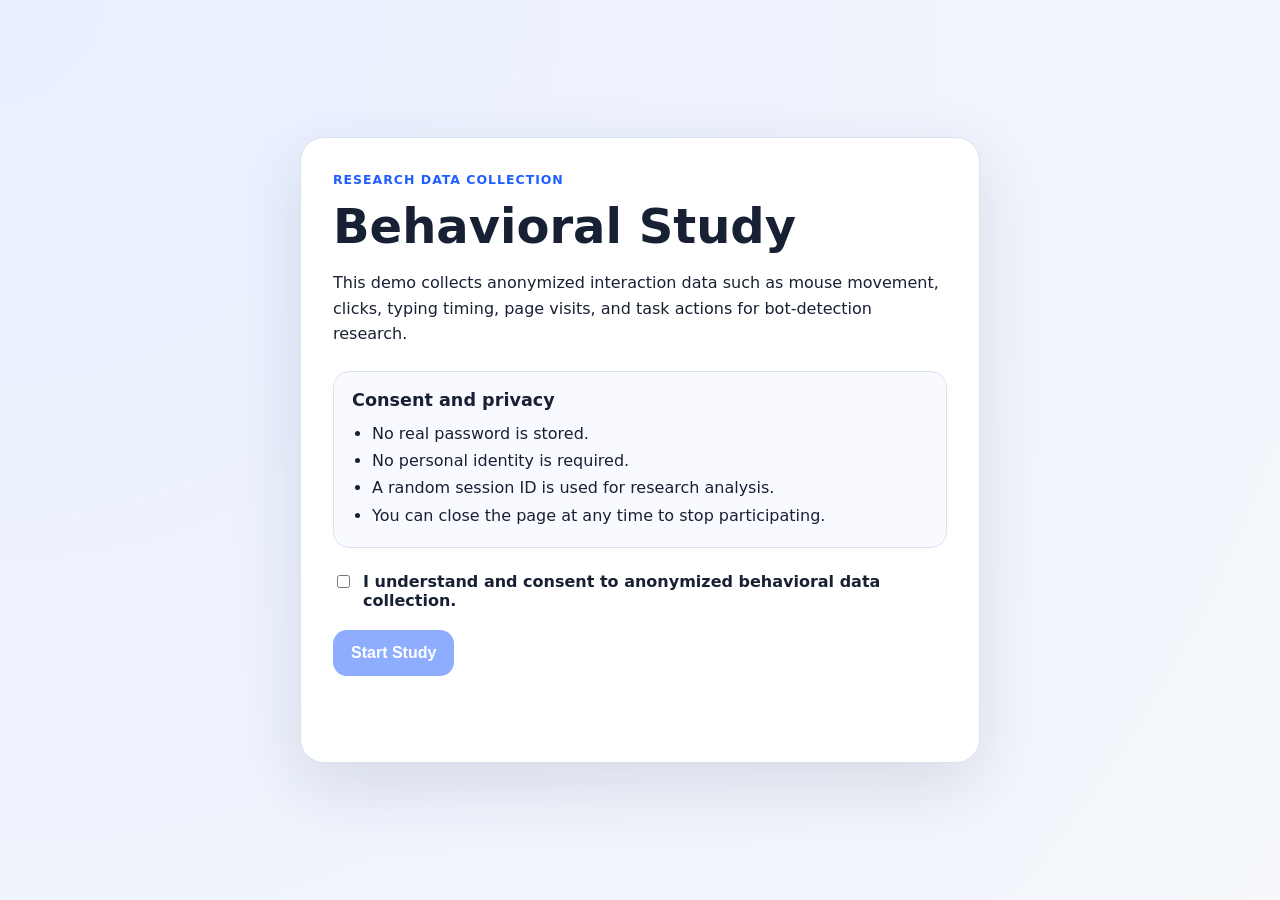
<file: frontend/index.html>
<!DOCTYPE html>
<html lang="en">
<head>
  <meta charset="UTF-8" />
  <meta name="viewport" content="width=device-width, initial-scale=1.0" />
  <title>Behavioral Study | Consent</title>
  <link rel="stylesheet" href="styles.css" />
</head>
<body>
  <main class="container card">
    <p class="eyebrow">Research data collection</p>
    <h1>Behavioral Study</h1>
    <p>
      This demo collects anonymized interaction data such as mouse movement,
      clicks, typing timing, page visits, and task actions for bot-detection research.
    </p>

    <section class="notice">
      <h2>Consent and privacy</h2>
      <ul>
        <li>No real password is stored.</li>
        <li>No personal identity is required.</li>
        <li>A random session ID is used for research analysis.</li>
        <li>You can close the page at any time to stop participating.</li>
      </ul>
    </section>

    <label class="consent-row">
      <input id="consentCheck" type="checkbox" />
      <span>I understand and consent to anonymized behavioral data collection.</span>
    </label>

    <button id="startBtn" class="primary" disabled>Start Study</button>
    <p id="status" class="status" aria-live="polite"></p>
  </main>

  <script src="config.js"></script>
  <script src="app.js"></script>
</body>
</html>
</file>
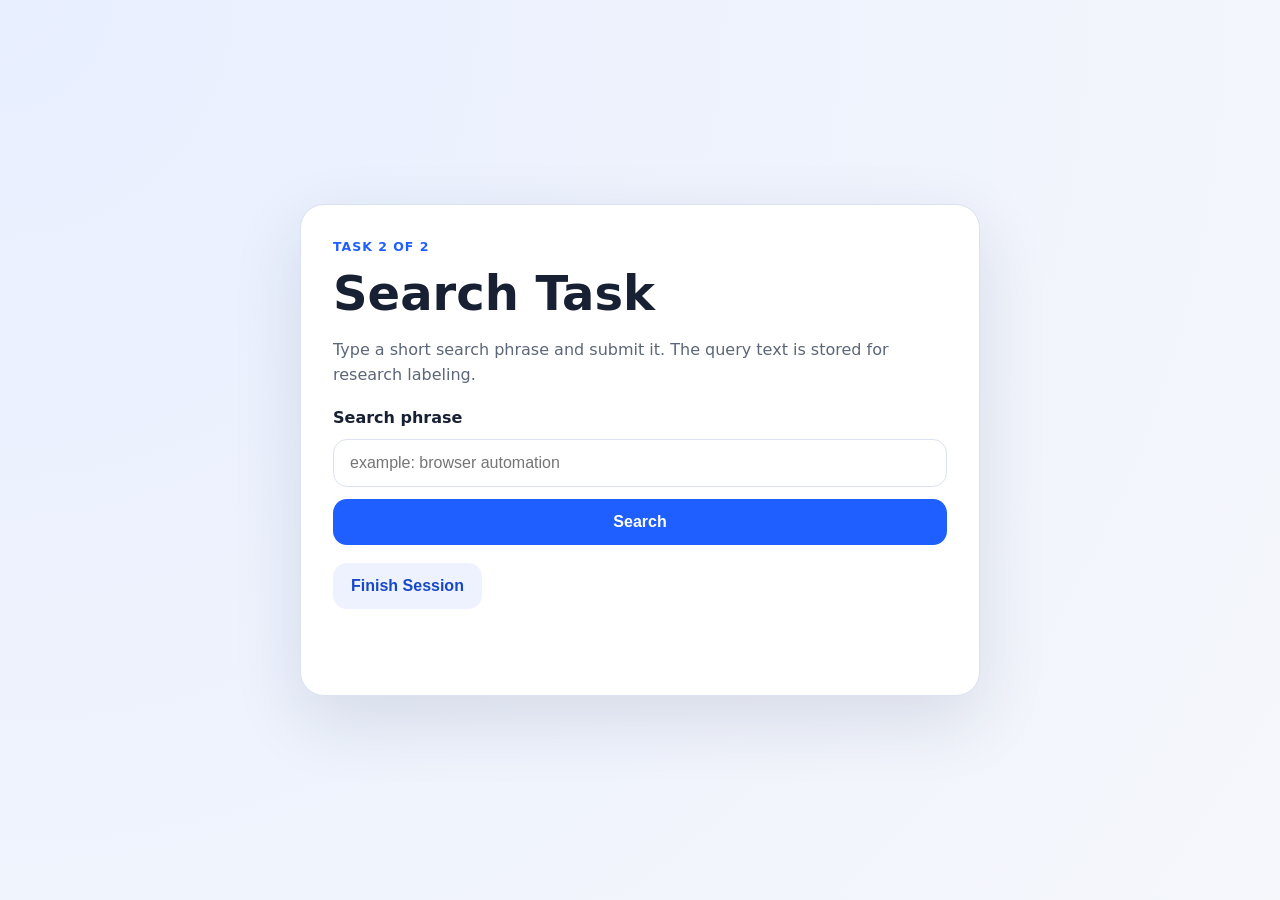
<file: frontend/dashboard.html>
<!DOCTYPE html>
<html lang="en">
<head>
  <meta charset="UTF-8" />
  <meta name="viewport" content="width=device-width, initial-scale=1.0" />
  <title>Behavioral Study | Search Task</title>
  <link rel="stylesheet" href="styles.css" />
</head>
<body>
  <main class="container card">
    <p class="eyebrow">Task 2 of 2</p>
    <h1>Search Task</h1>
    <p class="muted">Type a short search phrase and submit it. The query text is stored for research labeling.</p>

    <form id="searchForm" autocomplete="off">
      <label for="searchBox">Search phrase</label>
      <input type="text" id="searchBox" name="searchBox" placeholder="example: browser automation" required />
      <button class="primary" type="submit">Search</button>
    </form>

    <section id="results" class="results" hidden>
      <h2>Demo results</h2>
      <p>This is a simulated task result page. Your interaction sequence has been recorded anonymously.</p>
    </section>

    <button id="finishBtn" class="secondary">Finish Session</button>
    <p id="status" class="status" aria-live="polite"></p>
  </main>

  <script src="config.js"></script>
  <script src="app.js"></script>
</body>
</html>
</file>
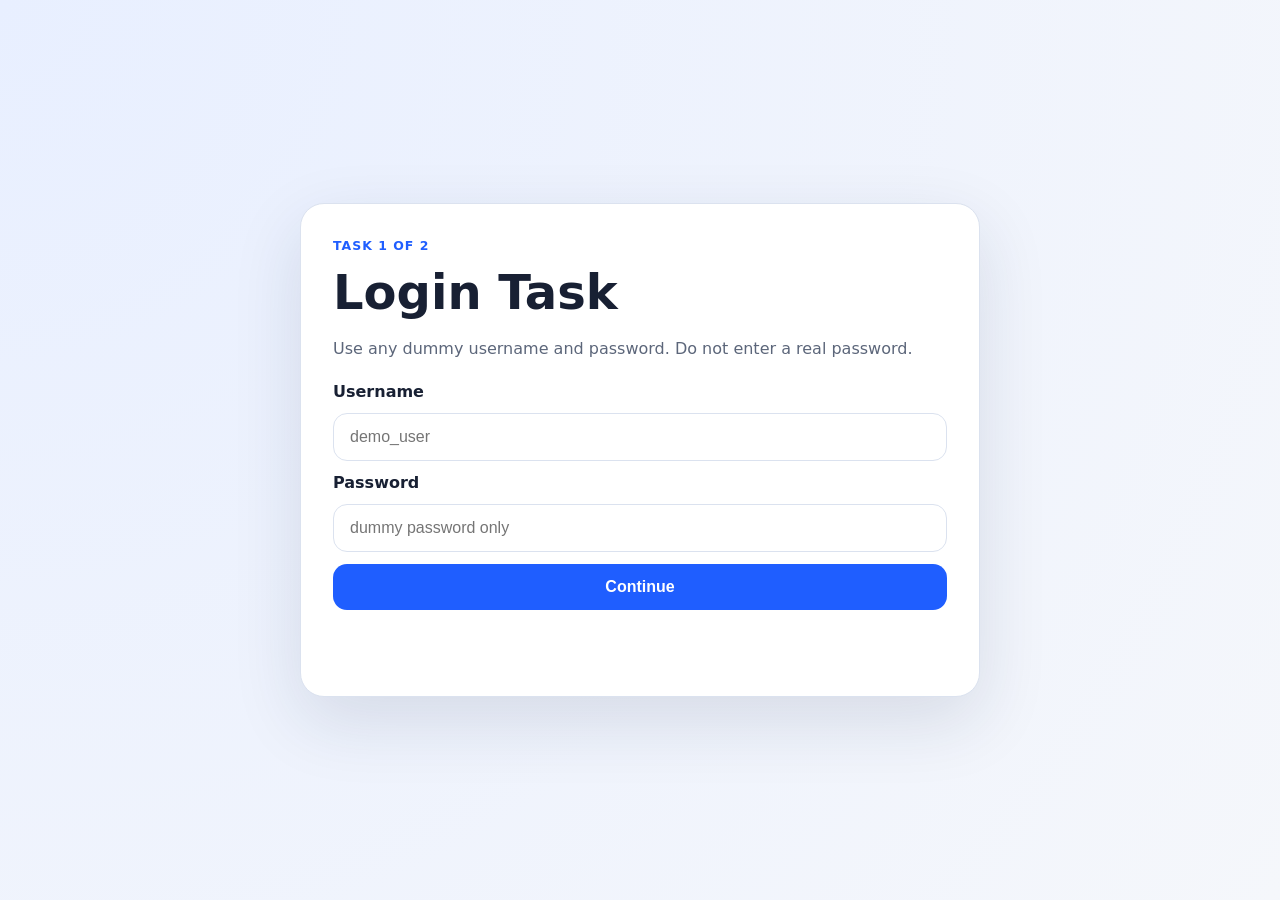
<file: frontend/login.html>
<!DOCTYPE html>
<html lang="en">
<head>
  <meta charset="UTF-8" />
  <meta name="viewport" content="width=device-width, initial-scale=1.0" />
  <title>Behavioral Study | Login Task</title>
  <link rel="stylesheet" href="styles.css" />
</head>
<body>
  <main class="container card">
    <p class="eyebrow">Task 1 of 2</p>
    <h1>Login Task</h1>
    <p class="muted">Use any dummy username and password. Do not enter a real password.</p>

    <form id="loginForm" autocomplete="off">
      <label for="username">Username</label>
      <input type="text" id="username" name="username" placeholder="demo_user" required />

      <label for="password">Password</label>
      <input type="password" id="password" name="password" placeholder="dummy password only" required />

      <button class="primary" type="submit">Continue</button>
    </form>

    <p id="status" class="status" aria-live="polite"></p>
  </main>

  <script src="config.js"></script>
  <script src="app.js"></script>
</body>
</html>
</file>
<file: frontend/styles.css>
:root {
  --bg: #f5f7fb;
  --card: #ffffff;
  --text: #182033;
  --muted: #5c667a;
  --border: #dbe2ef;
  --primary: #1f5eff;
  --primary-dark: #1749c7;
  --secondary: #eef2ff;
  --danger: #9c2b2e;
}

* { box-sizing: border-box; }

body {
  margin: 0;
  min-height: 100vh;
  display: grid;
  place-items: center;
  background: radial-gradient(circle at top left, #e8efff, var(--bg));
  color: var(--text);
  font-family: Inter, system-ui, -apple-system, BlinkMacSystemFont, "Segoe UI", sans-serif;
}

.container { width: min(92vw, 680px); }

.card {
  background: var(--card);
  border: 1px solid var(--border);
  border-radius: 24px;
  padding: 32px;
  box-shadow: 0 24px 70px rgba(27, 43, 78, 0.12);
}

.eyebrow {
  margin: 0 0 8px;
  color: var(--primary);
  font-size: 0.78rem;
  font-weight: 700;
  letter-spacing: 0.08em;
  text-transform: uppercase;
}

h1 { margin: 0 0 14px; font-size: clamp(2rem, 5vw, 3rem); }
h2 { margin: 0 0 10px; font-size: 1.1rem; }
p { line-height: 1.6; }
.muted { color: var(--muted); }

.notice {
  margin: 24px 0;
  padding: 18px;
  background: #f8faff;
  border: 1px solid var(--border);
  border-radius: 16px;
}

.notice ul { margin: 0; padding-left: 20px; line-height: 1.7; }
.consent-row { display: flex; gap: 10px; align-items: flex-start; margin: 20px 0; }

form { display: grid; gap: 12px; margin-top: 20px; }
label { font-weight: 700; }

input[type="text"], input[type="password"] {
  width: 100%;
  padding: 14px 16px;
  border: 1px solid var(--border);
  border-radius: 14px;
  font-size: 1rem;
}

input:focus {
  outline: 3px solid rgba(31, 94, 255, 0.14);
  border-color: var(--primary);
}

button {
  cursor: pointer;
  border: 0;
  border-radius: 14px;
  padding: 14px 18px;
  font-size: 1rem;
  font-weight: 800;
  transition: transform 0.15s ease, background 0.15s ease;
}
button:hover { transform: translateY(-1px); }
button:disabled { cursor: not-allowed; opacity: 0.5; transform: none; }
.primary { background: var(--primary); color: #fff; }
.primary:hover:not(:disabled) { background: var(--primary-dark); }
.secondary { margin-top: 18px; background: var(--secondary); color: var(--primary-dark); }

.status { min-height: 24px; color: var(--muted); font-size: 0.94rem; }
.status.error { color: var(--danger); }
.results { margin-top: 22px; padding: 18px; border-radius: 16px; background: #f8faff; border: 1px solid var(--border); }
</file>
